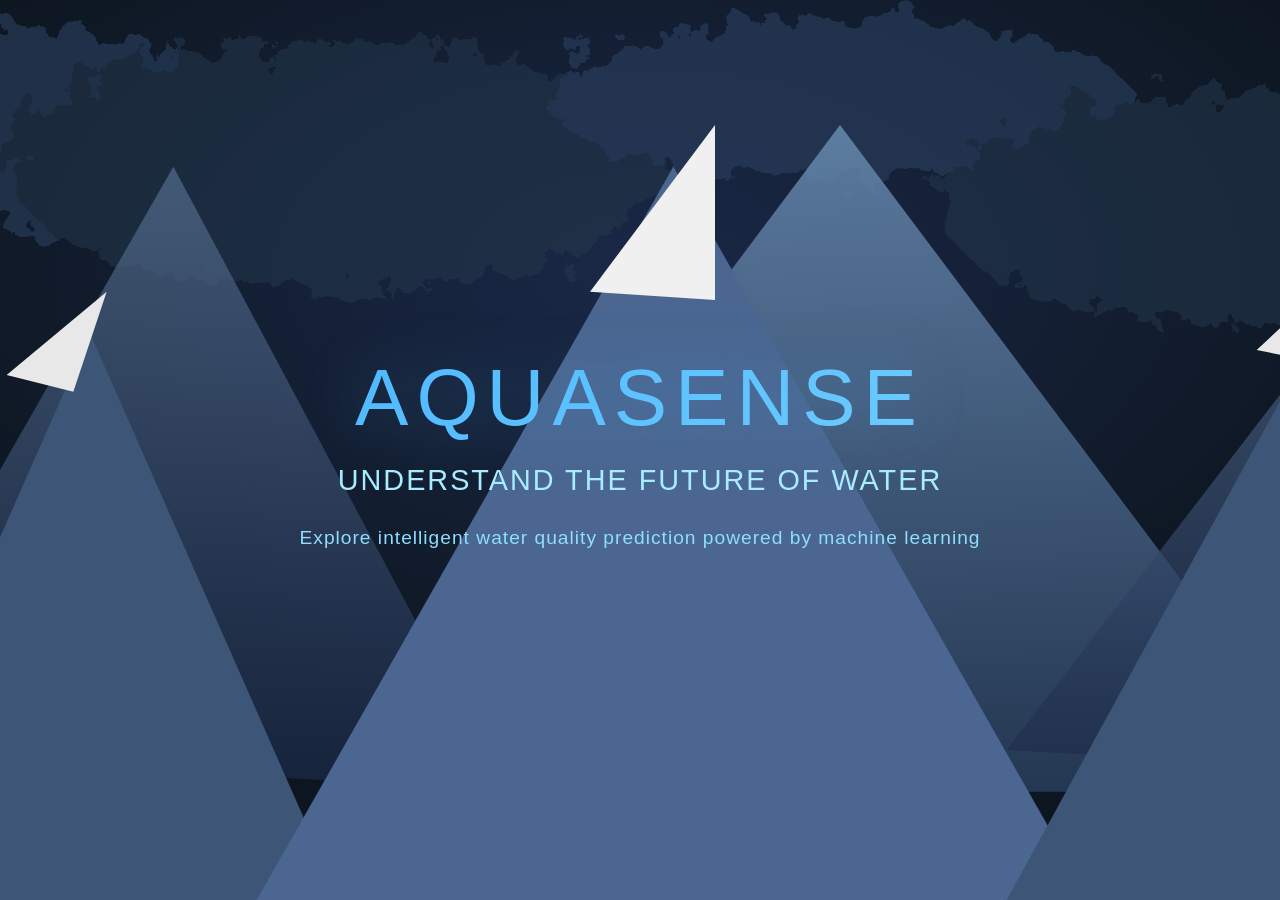
<file: frontend/index.html>
<!DOCTYPE html>
<html lang="en">
<head>
    <meta charset="UTF-8">
    <meta name="viewport" content="width=device-width, initial-scale=1.0">
    <title>AquaSense - Understand the Future of Water</title>
    <link rel="stylesheet" href="styles/main.css">
    <link rel="stylesheet" href="styles/animations.css">
</head>
<body>
    <div class="scroll-container">
        <!-- SECTION 1: Hero/Mountain Scene with Title -->
        <section class="hero-section" id="hero">
            <svg class="background-sky" viewBox="0 0 1920 1080" preserveAspectRatio="xMidYMid slice">
                <defs>
                    <radialGradient id="skyGradient" cx="50%" cy="30%">
                        <stop offset="0%" style="stop-color:#1a2847;stop-opacity:1" />
                        <stop offset="100%" style="stop-color:#0d1620;stop-opacity:1" />
                    </radialGradient>
                    <filter id="cloudFilter">
                        <feTurbulence type="fractalNoise" baseFrequency="0.03" numOctaves="4" seed="2" />
                        <feDisplacementMap in="SourceGraphic" scale="80" />
                    </filter>
                </defs>
                
                <!-- Sky Background -->
                <rect width="1920" height="1080" fill="url(#skyGradient)"/>
                
                <!-- Clouds -->
                <g filter="url(#cloudFilter)" opacity="0.6">
                    <ellipse cx="200" cy="150" rx="300" ry="120" fill="#2a3f5f"/>
                    <ellipse cx="600" cy="200" rx="400" ry="150" fill="#243448"/>
                    <ellipse cx="1200" cy="120" rx="350" ry="100" fill="#2a3f5f"/>
                    <ellipse cx="1700" cy="250" rx="380" ry="140" fill="#243448"/>
                </g>
                
                <!-- Mountains -->
                <defs>
                    <linearGradient id="mountainGradient1" x1="0%" y1="0%" x2="0%" y2="100%">
                        <stop offset="0%" style="stop-color:#546e8f;stop-opacity:1" />
                        <stop offset="100%" style="stop-color:#1a2847;stop-opacity:1" />
                    </linearGradient>
                    <linearGradient id="mountainGradient2" x1="0%" y1="0%" x2="0%" y2="100%">
                        <stop offset="0%" style="stop-color:#6b8fb5;stop-opacity:1" />
                        <stop offset="100%" style="stop-color:#2a3f5f;stop-opacity:1" />
                    </linearGradient>
                </defs>
                
                <!-- Back Mountains -->
                <polygon points="0,900 400,200 800,950" fill="url(#mountainGradient1)" opacity="0.7"/>
                <polygon points="600,950 1200,150 1800,950" fill="url(#mountainGradient2)" opacity="0.8"/>
                <polygon points="1400,900 1900,250 2300,950" fill="url(#mountainGradient1)" opacity="0.7"/>
                
                <!-- Front Mountains with Snow Caps -->
                <polygon points="0,1080 300,400 600,1080" fill="#3d5577"/>
                <polygon points="200,450 320,350 280,470" fill="#e8e8e8"/>
                
                <polygon points="500,1080 1000,200 1500,1080" fill="#4a6691"/>
                <polygon points="900,350 1050,150 1050,360" fill="#f0f0f0"/>
                
                <polygon points="1400,1080 1800,350 2200,1080" fill="#3d5577"/>
                <polygon points="1700,420 1850,280 1800,440" fill="#e8e8e8"/>
            </svg>
            
            <div class="hero-content">
                <h1 class="hero-title">AquaSense</h1>
                <p class="hero-tagline">Understand the Future of Water</p>
                <p class="hero-description">Explore intelligent water quality prediction powered by machine learning</p>
            </div>
        </section>

        <!-- SECTION 2: River Valley with Houses (Models) -->
        <section class="river-valley-section" id="models">
            <div class="valley-background">
                <svg class="valley-svg" viewBox="0 0 1920 1200" preserveAspectRatio="xMidYMid slice">
                    <defs>
                        <linearGradient id="valleyGradient" x1="0%" y1="0%" x2="0%" y2="100%">
                            <stop offset="0%" style="stop-color:#1a2847;stop-opacity:1" />
                            <stop offset="50%" style="stop-color:#2d4066;stop-opacity:1" />
                            <stop offset="100%" style="stop-color:#3d5577;stop-opacity:1" />
                        </linearGradient>
                        <linearGradient id="riverGradient" x1="0%" y1="0%" x2="100%" y2="0%">
                            <stop offset="0%" style="stop-color:#1e5a96;stop-opacity:0.9" />
                            <stop offset="50%" style="stop-color:#2a7fb5;stop-opacity:0.95" />
                            <stop offset="100%" style="stop-color:#1e5a96;stop-opacity:0.9" />
                        </linearGradient>
                    </defs>
                    
                    <rect width="1920" height="1200" fill="url(#valleyGradient)"/>
                    
                    <!-- Valley slopes -->
                    <polygon points="0,400 300,600 600,400" fill="#2a3f5f" opacity="0.5"/>
                    <polygon points="1320,400 1620,600 1920,400" fill="#2a3f5f" opacity="0.5"/>
                    
                    <!-- River curves -->
                    <path d="M 960,150 Q 800,350 960,550 Q 1100,750 800,950" 
                          stroke="url(#riverGradient)" stroke-width="120" fill="none" stroke-linecap="round"/>
                    
                    <!-- River shimmer effect -->
                    <path d="M 960,150 Q 800,350 960,550 Q 1100,750 800,950" 
                          stroke="#4db8ff" stroke-width="40" fill="none" stroke-linecap="round" opacity="0.3"/>
                    <path d="M 960,150 Q 800,350 960,550 Q 1100,750 800,950" 
                          stroke="#6eccff" stroke-width="15" fill="none" stroke-linecap="round" opacity="0.5"/>
                </svg>
            </div>
            
            <div class="models-container">
                <h2 class="section-title">Water Quality Prediction Models</h2>
                
                <!-- House/Model 1 (Left) -->
                <div class="house-button house-1" data-model="model_1">
                    <svg class="house-svg" viewBox="0 0 300 350" preserveAspectRatio="xMidYMid meet">
                        <defs>
                            <linearGradient id="houseGrad1" x1="0%" y1="0%" x2="0%" y2="100%">
                                <stop offset="0%" style="stop-color:#8b6f47;stop-opacity:1" />
                                <stop offset="100%" style="stop-color:#5d4e37;stop-opacity:1" />
                            </linearGradient>
                            <linearGradient id="roofGrad1" x1="0%" y1="0%" x2="100%" y2="100%">
                                <stop offset="0%" style="stop-color:#1a1a1a;stop-opacity:1" />
                                <stop offset="100%" style="stop-color:#404040;stop-opacity:1" />
                            </linearGradient>
                        </defs>
                        
                        <!-- Roof -->
                        <polygon points="50,90 150,20 250,90" fill="url(#roofGrad1)"/>
                        <polygon points="50,90 150,20 250,90" stroke="#0a0a0a" stroke-width="2" fill="none"/>
                        
                        <!-- Chimney -->
                        <rect x="130" y="10" width="40" height="80" fill="#6b5344" stroke="#3d2f25" stroke-width="2"/>
                        <ellipse cx="150" cy="10" rx="20" ry="12" fill="#4a3d34"/>
                        
                        <!-- Main walls -->
                        <rect x="50" y="90" width="200" height="180" fill="url(#houseGrad1)" stroke="#3d2f25" stroke-width="2"/>
                        
                        <!-- Door -->
                        <rect x="120" y="220" width="60" height="100" fill="#3d3d3d" stroke="#1a1a1a" stroke-width="2"/>
                        <circle cx="175" cy="275" r="4" fill="#c9a961"/>
                        
                        <!-- Left Window -->
                        <rect x="70" y="130" width="50" height="50" fill="#87ceeb" stroke="#2a2a2a" stroke-width="2"/>
                        <line x1="95" y1="130" x2="95" y2="180" stroke="#2a2a2a" stroke-width="1"/>
                        <line x1="70" y1="155" x2="120" y2="155" stroke="#2a2a2a" stroke-width="1"/>
                        
                        <!-- Right Window -->
                        <rect x="180" y="130" width="50" height="50" fill="#87ceeb" stroke="#2a2a2a" stroke-width="2"/>
                        <line x1="205" y1="130" x2="205" y2="180" stroke="#2a2a2a" stroke-width="1"/>
                        <line x1="180" y1="155" x2="230" y2="155" stroke="#2a2a2a" stroke-width="1"/>
                        
                        <!-- Foundation -->
                        <rect x="45" y="270" width="210" height="60" fill="#4a3d34" stroke="#2a2a2a" stroke-width="2"/>
                    </svg>
                    <div class="house-info">
                        <h3>Model 1</h3>
                        <p>Water Safety Classifier</p>
                    </div>
                </div>
                
                <!-- House/Model 2 (Right) -->
                <div class="house-button house-2" data-model="model_2">
                    <svg class="house-svg" viewBox="0 0 300 350" preserveAspectRatio="xMidYMid meet">
                        <defs>
                            <linearGradient id="houseGrad2" x1="0%" y1="0%" x2="0%" y2="100%">
                                <stop offset="0%" style="stop-color:#8b6f47;stop-opacity:1" />
                                <stop offset="100%" style="stop-color:#5d4e37;stop-opacity:1" />
                            </linearGradient>
                            <linearGradient id="roofGrad2" x1="0%" y1="0%" x2="100%" y2="100%">
                                <stop offset="0%" style="stop-color:#1a1a1a;stop-opacity:1" />
                                <stop offset="100%" style="stop-color:#404040;stop-opacity:1" />
                            </linearGradient>
                        </defs>
                        
                        <!-- Roof -->
                        <polygon points="50,90 150,20 250,90" fill="url(#roofGrad2)"/>
                        <polygon points="50,90 150,20 250,90" stroke="#0a0a0a" stroke-width="2" fill="none"/>
                        
                        <!-- Chimney -->
                        <rect x="130" y="10" width="40" height="80" fill="#6b5344" stroke="#3d2f25" stroke-width="2"/>
                        <ellipse cx="150" cy="10" rx="20" ry="12" fill="#4a3d34"/>
                        
                        <!-- Main walls -->
                        <rect x="50" y="90" width="200" height="180" fill="url(#houseGrad2)" stroke="#3d2f25" stroke-width="2"/>
                        
                        <!-- Door -->
                        <rect x="120" y="220" width="60" height="100" fill="#3d3d3d" stroke="#1a1a1a" stroke-width="2"/>
                        <circle cx="175" cy="275" r="4" fill="#c9a961"/>
                        
                        <!-- Left Window -->
                        <rect x="70" y="130" width="50" height="50" fill="#87ceeb" stroke="#2a2a2a" stroke-width="2"/>
                        <line x1="95" y1="130" x2="95" y2="180" stroke="#2a2a2a" stroke-width="1"/>
                        <line x1="70" y1="155" x2="120" y2="155" stroke="#2a2a2a" stroke-width="1"/>
                        
                        <!-- Right Window -->
                        <rect x="180" y="130" width="50" height="50" fill="#87ceeb" stroke="#2a2a2a" stroke-width="2"/>
                        <line x1="205" y1="130" x2="205" y2="180" stroke="#2a2a2a" stroke-width="1"/>
                        <line x1="180" y1="155" x2="230" y2="155" stroke="#2a2a2a" stroke-width="1"/>
                        
                        <!-- Foundation -->
                        <rect x="45" y="270" width="210" height="60" fill="#4a3d34" stroke="#2a2a2a" stroke-width="2"/>
                    </svg>
                    <div class="house-info">
                        <h3>Model 2</h3>
                        <p>Water Quality Scorer</p>
                    </div>
                </div>
            </div>
        </section>

        <!-- SECTION 3: River Continues to Beach -->
        <section class="river-beach-section" id="transition">
            <svg class="transition-svg" viewBox="0 0 1920 1200" preserveAspectRatio="xMidYMid slice">
                <defs>
                    <linearGradient id="beachGradient" x1="0%" y1="0%" x2="0%" y2="100%">
                        <stop offset="0%" style="stop-color:#4a5f7f;stop-opacity:1" />
                        <stop offset="50%" style="stop-color:#6b8b5f;stop-opacity:1" />
                        <stop offset="100%" style="stop-color:#8b9070;stop-opacity:1" />
                    </linearGradient>
                    <linearGradient id="sandGradient" x1="0%" y1="0%" x2="0%" y2="100%">
                        <stop offset="0%" style="stop-color:#d4a574;stop-opacity:1" />
                        <stop offset="100%" style="stop-color:#c9964f;stop-opacity:1" />
                    </linearGradient>
                    <linearGradient id="oceanGradient" x1="0%" y1="0%" x2="0%" y2="100%">
                        <stop offset="0%" style="stop-color:#2a5a7a;stop-opacity:1" />
                        <stop offset="100%" style="stop-color:#1a3a5a;stop-opacity:1" />
                    </linearGradient>
                </defs>
                
                <!-- Sky -->
                <rect width="1920" height="400" fill="url(#beachGradient)"/>
                
                <!-- Sand -->
                <rect y="400" width="1920" height="400" fill="url(#sandGradient)"/>
                
                <!-- Ocean -->
                <rect y="800" width="1920" height="400" fill="url(#oceanGradient)"/>
                
                <!-- River flowing to beach -->
                <path d="M 800,0 Q 900,200 950,400 Q 1000,500 960,700" 
                      stroke="#1e5a96" stroke-width="100" fill="none" stroke-linecap="round"/>
                
                <!-- River shimmer -->
                <path d="M 800,0 Q 900,200 950,400 Q 1000,500 960,700" 
                      stroke="#4db8ff" stroke-width="30" fill="none" stroke-linecap="round" opacity="0.4"/>
                
                <!-- Ocean waves -->
                <g opacity="0.7">
                    <path d="M -100,800 Q 0,850 100,800 T 300,800 T 500,800 T 700,800 T 900,800 T 1100,800 T 1300,800 T 1500,800 T 1700,800 T 1900,800 T 2100,800" 
                          stroke="#3a7aaa" stroke-width="20" fill="none" stroke-linecap="round"/>
                    <path d="M -100,900 Q 0,950 100,900 T 300,900 T 500,900 T 700,900 T 900,900 T 1100,900 T 1300,900 T 1500,900 T 1700,900 T 1900,900 T 2100,900" 
                          stroke="#2a6a9a" stroke-width="20" fill="none" stroke-linecap="round"/>
                    <path d="M -100,1000 Q 0,1050 100,1000 T 300,1000 T 500,1000 T 700,1000 T 900,1000 T 1100,1000 T 1300,1000 T 1500,1000 T 1700,1000 T 1900,1000 T 2100,1000" 
                          stroke="#1a5a8a" stroke-width="20" fill="none" stroke-linecap="round"/>
                </g>
            </svg>
            
            <div class="section-content">
                <h2 class="section-title">Data Flow to Ocean of Insights</h2>
                <p class="section-description">Watch as water quality data flows from multiple models through the prediction pipeline, merging into comprehensive marine insights</p>
            </div>
        </section>

        <!-- SECTION 4: Ocean & Analytics -->
        <section class="ocean-section" id="analytics">
            <svg class="ocean-svg" viewBox="0 0 1920 1200" preserveAspectRatio="xMidYMid slice">
                <defs>
                    <radialGradient id="oceanDeepGradient" cx="50%" cy="50%">
                        <stop offset="0%" style="stop-color:#4a8abc;stop-opacity:0.9" />
                        <stop offset="100%" style="stop-color:#1a3a5a;stop-opacity:1" />
                    </radialGradient>
                </defs>
                
                <rect width="1920" height="1200" fill="url(#oceanDeepGradient)"/>
                
                <!-- Wave animations -->
                <g class="waves" opacity="0.5">
                    <path d="M 0,600 Q 240,550 480,600 T 960,600 T 1440,600 T 1920,600" 
                          stroke="#5a9acc" stroke-width="30" fill="none" stroke-linecap="round"/>
                    <path d="M 0,700 Q 240,650 480,700 T 960,700 T 1440,700 T 1920,700" 
                          stroke="#4a8abc" stroke-width="30" fill="none" stroke-linecap="round"/>
                    <path d="M 0,800 Q 240,750 480,800 T 960,800 T 1440,800 T 1920,800" 
                          stroke="#3a7aac" stroke-width="30" fill="none" stroke-linecap="round"/>
                </g>
            </svg>
            
            <div class="ocean-content">
                <h2 class="section-title">Real-Time Water Intelligence</h2>
                <div class="analytics-grid">
                    <div class="analytics-card">
                        <div class="card-icon">
                            <svg viewBox="0 0 100 100" preserveAspectRatio="xMidYMid meet">
                                <circle cx="50" cy="50" r="40" fill="none" stroke="#4db8ff" stroke-width="3"/>
                                <path d="M 50,20 L 50,80 M 20,50 L 80,50" stroke="#4db8ff" stroke-width="2" stroke-linecap="round"/>
                            </svg>
                        </div>
                        <h3>pH Level Prediction</h3>
                        <p>Advanced acid-base balance analysis</p>
                    </div>
                    
                    <div class="analytics-card">
                        <div class="card-icon">
                            <svg viewBox="0 0 100 100" preserveAspectRatio="xMidYMid meet">
                                <rect x="20" y="30" width="60" height="50" fill="none" stroke="#6eccff" stroke-width="3"/>
                                <line x1="35" y1="65" x2="35" y2="50" stroke="#6eccff" stroke-width="2"/>
                                <line x1="50" y1="65" x2="50" y2="35" stroke="#6eccff" stroke-width="2"/>
                                <line x1="65" y1="65" x2="65" y2="45" stroke="#6eccff" stroke-width="2"/>
                            </svg>
                        </div>
                        <h3>Contamination Detection</h3>
                        <p>Real-time pollutant identification</p>
                    </div>
                    
                    <div class="analytics-card">
                        <div class="card-icon">
                            <svg viewBox="0 0 100 100" preserveAspectRatio="xMidYMid meet">
                                <path d="M 20,70 L 40,40 L 60,55 L 80,25" fill="none" stroke="#8fddff" stroke-width="3" stroke-linecap="round"/>
                                <circle cx="20" cy="70" r="4" fill="#8fddff"/>
                                <circle cx="40" cy="40" r="4" fill="#8fddff"/>
                                <circle cx="60" cy="55" r="4" fill="#8fddff"/>
                                <circle cx="80" cy="25" r="4" fill="#8fddff"/>
                            </svg>
                        </div>
                        <h3>Quality Trends</h3>
                        <p>Long-term pattern analysis</p>
                    </div>
                    
                    <div class="analytics-card">
                        <div class="card-icon">
                            <svg viewBox="0 0 100 100" preserveAspectRatio="xMidYMid meet">
                                <circle cx="50" cy="50" r="35" fill="none" stroke="#a8edff" stroke-width="3"/>
                                <path d="M 50,50 L 65,35" stroke="#a8edff" stroke-width="2" stroke-linecap="round"/>
                                <circle cx="50" cy="50" r="3" fill="#a8edff"/>
                            </svg>
                        </div>
                        <h3>Risk Assessment</h3>
                        <p>Safety threshold evaluation</p>
                    </div>
                </div>
            </div>
        </section>

        <!-- SECTION 5: Call to Action / Bottom -->
        <section class="cta-section" id="cta">
            <svg class="deep-ocean-svg" viewBox="0 0 1920 800" preserveAspectRatio="xMidYMid slice">
                <defs>
                    <radialGradient id="deepOcean" cx="50%" cy="30%">
                        <stop offset="0%" style="stop-color:#2a5a7a;stop-opacity:1" />
                        <stop offset="100%" style="stop-color:#0a1a3a;stop-opacity:1" />
                    </radialGradient>
                </defs>
                
                <rect width="1920" height="800" fill="url(#deepOcean)"/>
                
                <!-- Deep ocean particles -->
                <g opacity="0.3">
                    <circle cx="300" cy="200" r="3" fill="#4db8ff"/>
                    <circle cx="800" cy="400" r="2" fill="#6eccff"/>
                    <circle cx="1200" cy="150" r="2.5" fill="#4db8ff"/>
                    <circle cx="1600" cy="350" r="3" fill="#6eccff"/>
                    <circle cx="500" cy="600" r="2" fill="#4db8ff"/>
                    <circle cx="1400" cy="700" r="2.5" fill="#6eccff"/>
                </g>
            </svg>
            
            <div class="cta-content">
                <h2>Ready to Understand Water's Future?</h2>
                <p>Start exploring real-time water quality predictions powered by advanced machine learning</p>
                <button class="cta-button" onclick="navigateToDashboard()">Explore Models</button>
                <button class="cta-button secondary" onclick="navigateToDocumentation()">View Documentation</button>
            </div>
        </section>
    </div>

    <script src="scripts/main.js"></script>
</body>
</html>
</file>
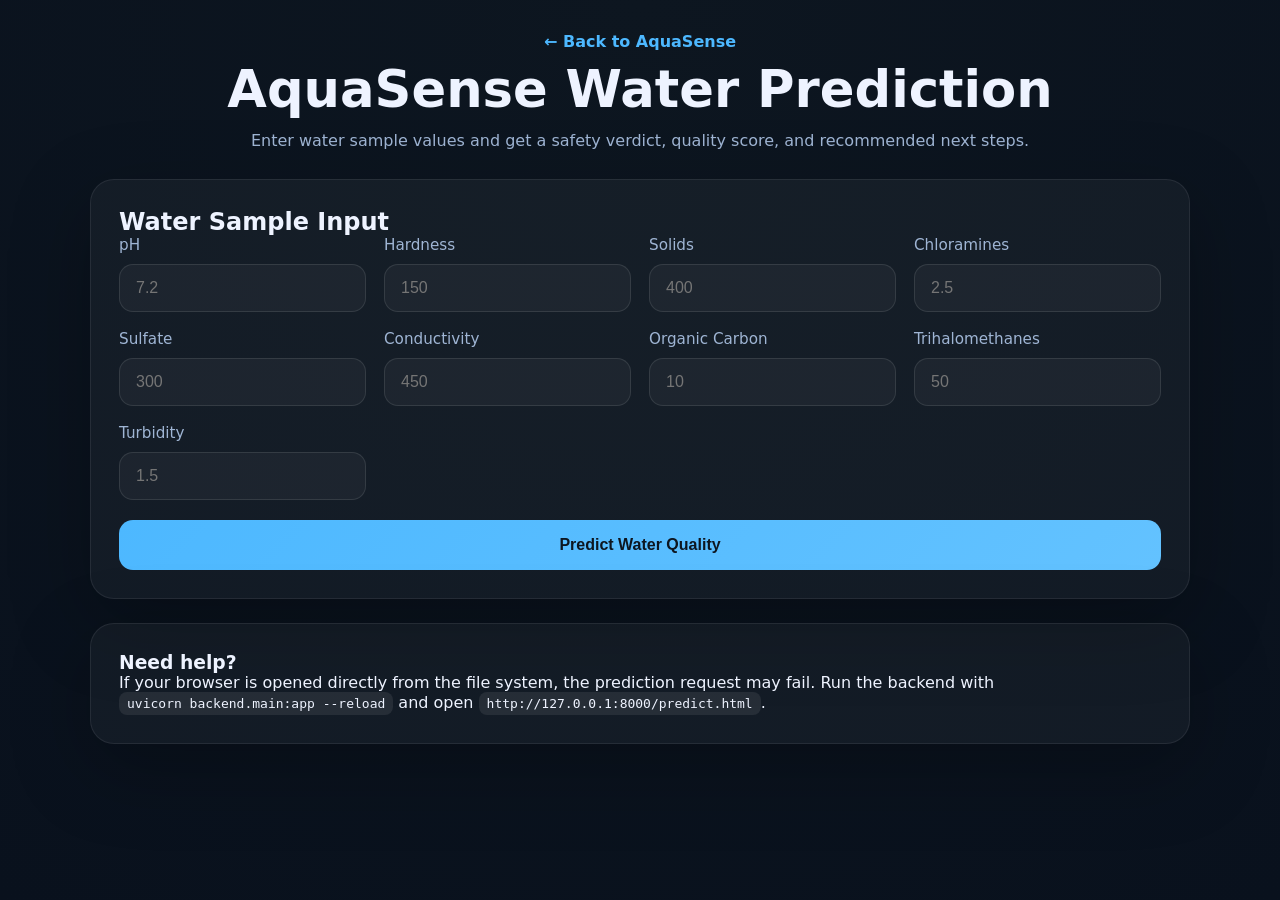
<file: frontend/predict.html>
<!DOCTYPE html>
<html lang="en">
<head>
    <meta charset="UTF-8">
    <meta name="viewport" content="width=device-width, initial-scale=1.0">
    <title>AquaSense Prediction</title>
    <link rel="stylesheet" href="styles/main.css">
    <link rel="stylesheet" href="styles/predict.css">
</head>
<body>
    <div class="predict-shell">
        <header class="predict-header">
            <a class="back-link" href="index.html">← Back to AquaSense</a>
            <h1>AquaSense Water Prediction</h1>
            <p>Enter water sample values and get a safety verdict, quality score, and recommended next steps.</p>
        </header>

        <main class="predict-main">
            <section class="predict-form-card">
                <h2>Water Sample Input</h2>
                <form id="waterForm">
                    <div class="input-grid">
                        <label>
                            pH
                            <input type="number" step="0.1" min="0" max="14" name="ph" required placeholder="7.2">
                        </label>
                        <label>
                            Hardness
                            <input type="number" step="1" min="0" name="Hardness" required placeholder="150">
                        </label>
                        <label>
                            Solids
                            <input type="number" step="1" min="0" name="Solids" required placeholder="400">
                        </label>
                        <label>
                            Chloramines
                            <input type="number" step="0.1" min="0" name="Chloramines" required placeholder="2.5">
                        </label>
                        <label>
                            Sulfate
                            <input type="number" step="1" min="0" name="Sulfate" required placeholder="300">
                        </label>
                        <label>
                            Conductivity
                            <input type="number" step="1" min="0" name="Conductivity" required placeholder="450">
                        </label>
                        <label>
                            Organic Carbon
                            <input type="number" step="0.1" min="0" name="Organic_carbon" required placeholder="10">
                        </label>
                        <label>
                            Trihalomethanes
                            <input type="number" step="0.1" min="0" name="Trihalomethanes" required placeholder="50">
                        </label>
                        <label>
                            Turbidity
                            <input type="number" step="0.1" min="0" name="Turbidity" required placeholder="1.5">
                        </label>
                    </div>
                    <button type="submit" class="predict-button">Predict Water Quality</button>
                </form>
            </section>

            <section class="predict-result-card" id="resultCard" hidden>
                <h2>Prediction Result</h2>
                <div class="result-grid">
                    <div class="result-panel">
                        <span class="label">Safety</span>
                        <strong id="resultSafety"></strong>
                        <span id="resultProbability" class="meta"></span>
                    </div>
                    <div class="result-panel">
                        <span class="label">Quality Score</span>
                        <strong id="resultScore"></strong>
                    </div>
                    <div class="result-panel">
                        <span class="label">Water Profile</span>
                        <strong id="resultProfile"></strong>
                    </div>
                    <div class="result-panel full-width">
                        <span class="label">Recommendation</span>
                        <p id="resultRecommendation"></p>
                    </div>
                    <div class="result-panel full-width">
                        <span class="label">Explanation</span>
                        <ul id="resultExplanation"></ul>
                    </div>
                </div>
            </section>

            <section class="predict-note-card">
                <h3>Need help?</h3>
                <p>If your browser is opened directly from the file system, the prediction request may fail. Run the backend with <code>uvicorn backend.main:app --reload</code> and open <code>http://127.0.0.1:8000/predict.html</code>.</p>
            </section>
        </main>
    </div>

    <script src="scripts/predict.js"></script>
</body>
</html>
</file>
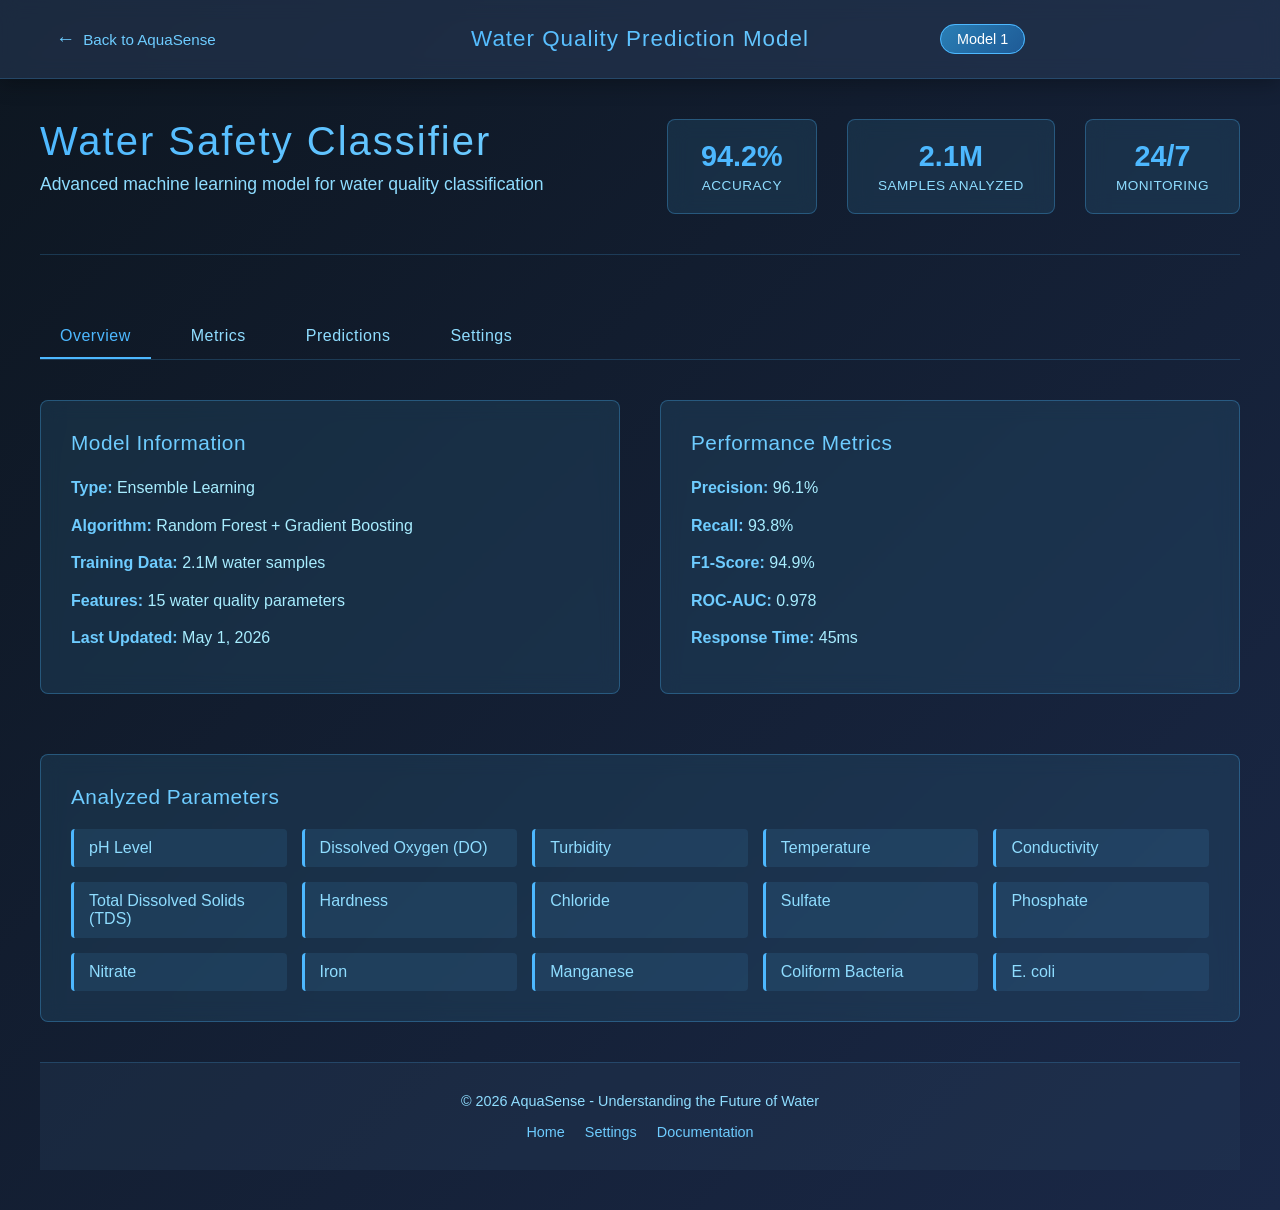
<file: frontend/models/model_1/dashboard.html>
<!DOCTYPE html>
<html lang="en">
<head>
    <meta charset="UTF-8">
    <meta name="viewport" content="width=device-width, initial-scale=1.0">
    <title>Model Dashboard - AquaSense</title>
    <link rel="stylesheet" href="../../styles/dashboard.css">
</head>
<body>
    <div class="dashboard-container">
        <!-- Navigation -->
        <nav class="dashboard-nav">
            <div class="nav-left">
                <a href="../../index.html" class="back-button">
                    <span class="arrow">←</span> Back to AquaSense
                </a>
            </div>
            <div class="nav-center">
                <h1 class="nav-title">Water Quality Prediction Model</h1>
            </div>
            <div class="nav-right">
                <span class="model-badge" id="modelBadge">Model 1</span>
            </div>
        </nav>

        <!-- Main Content -->
        <main class="dashboard-main">
            <!-- Header Section -->
            <section class="dashboard-header">
                <div class="header-content">
                    <h2 id="modelTitle">Water Safety Classifier</h2>
                    <p id="modelDescription">Advanced machine learning model for water quality classification</p>
                </div>
                <div class="header-stats">
                    <div class="stat-card">
                        <div class="stat-value">94.2%</div>
                        <div class="stat-label">Accuracy</div>
                    </div>
                    <div class="stat-card">
                        <div class="stat-value">2.1M</div>
                        <div class="stat-label">Samples Analyzed</div>
                    </div>
                    <div class="stat-card">
                        <div class="stat-value">24/7</div>
                        <div class="stat-label">Monitoring</div>
                    </div>
                </div>
            </section>

            <!-- Tabs Section -->
            <section class="dashboard-tabs">
                <div class="tab-buttons">
                    <button class="tab-button active" data-tab="overview">Overview</button>
                    <button class="tab-button" data-tab="metrics">Metrics</button>
                    <button class="tab-button" data-tab="predictions">Predictions</button>
                    <button class="tab-button" data-tab="settings">Settings</button>
                </div>

                <!-- Tab Content: Overview -->
                <div class="tab-content active" id="overview">
                    <div class="content-grid">
                        <div class="info-card">
                            <h3>Model Information</h3>
                            <p><strong>Type:</strong> Ensemble Learning</p>
                            <p><strong>Algorithm:</strong> Random Forest + Gradient Boosting</p>
                            <p><strong>Training Data:</strong> 2.1M water samples</p>
                            <p><strong>Features:</strong> 15 water quality parameters</p>
                            <p><strong>Last Updated:</strong> May 1, 2026</p>
                        </div>

                        <div class="info-card">
                            <h3>Performance Metrics</h3>
                            <p><strong>Precision:</strong> 96.1%</p>
                            <p><strong>Recall:</strong> 93.8%</p>
                            <p><strong>F1-Score:</strong> 94.9%</p>
                            <p><strong>ROC-AUC:</strong> 0.978</p>
                            <p><strong>Response Time:</strong> 45ms</p>
                        </div>
                    </div>

                    <div class="features-list">
                        <h3>Analyzed Parameters</h3>
                        <ul>
                            <li>pH Level</li>
                            <li>Dissolved Oxygen (DO)</li>
                            <li>Turbidity</li>
                            <li>Temperature</li>
                            <li>Conductivity</li>
                            <li>Total Dissolved Solids (TDS)</li>
                            <li>Hardness</li>
                            <li>Chloride</li>
                            <li>Sulfate</li>
                            <li>Phosphate</li>
                            <li>Nitrate</li>
                            <li>Iron</li>
                            <li>Manganese</li>
                            <li>Coliform Bacteria</li>
                            <li>E. coli</li>
                        </ul>
                    </div>
                </div>

                <!-- Tab Content: Metrics -->
                <div class="tab-content" id="metrics">
                    <div class="metrics-grid">
                        <div class="metric-card">
                            <div class="metric-title">Classification Distribution</div>
                            <div class="metric-placeholder">
                                <canvas id="distributionChart"></canvas>
                            </div>
                        </div>

                        <div class="metric-card">
                            <div class="metric-title">Feature Importance</div>
                            <div class="metric-placeholder">
                                <canvas id="importanceChart"></canvas>
                            </div>
                        </div>

                        <div class="metric-card">
                            <div class="metric-title">Confusion Matrix</div>
                            <div class="metric-placeholder">
                                <canvas id="confusionChart"></canvas>
                            </div>
                        </div>

                        <div class="metric-card">
                            <div class="metric-title">Model Performance Over Time</div>
                            <div class="metric-placeholder">
                                <canvas id="performanceChart"></canvas>
                            </div>
                        </div>
                    </div>
                </div>

                <!-- Tab Content: Predictions -->
                <div class="tab-content" id="predictions">
                    <div class="prediction-input">
                        <h3>Test Prediction</h3>
                        <form id="predictionForm">
                            <div class="form-grid">
                                <div class="form-group">
                                    <label for="ph">pH Level (0-14)</label>
                                    <input type="number" id="ph" name="ph" min="0" max="14" step="0.1" placeholder="7.0">
                                </div>
                                <div class="form-group">
                                    <label for="do">Dissolved Oxygen (mg/L)</label>
                                    <input type="number" id="do" name="do" min="0" step="0.1" placeholder="8.0">
                                </div>
                                <div class="form-group">
                                    <label for="temperature">Temperature (°C)</label>
                                    <input type="number" id="temperature" name="temperature" min="-5" max="50" step="0.1" placeholder="20">
                                </div>
                                <div class="form-group">
                                    <label for="turbidity">Turbidity (NTU)</label>
                                    <input type="number" id="turbidity" name="turbidity" min="0" step="0.1" placeholder="1.0">
                                </div>
                            </div>
                            <button type="submit" class="predict-button">Get Prediction</button>
                        </form>
                    </div>

                    <div class="prediction-result" id="predictionResult" style="display: none;">
                        <h3>Prediction Result</h3>
                        <div class="result-box">
                            <div class="result-status" id="resultStatus">Safe</div>
                            <div class="result-confidence">
                                <strong>Confidence:</strong> <span id="resultConfidence">0%</span>
                            </div>
                            <div class="result-details" id="resultDetails"></div>
                        </div>
                    </div>
                </div>

                <!-- Tab Content: Settings -->
                <div class="tab-content" id="settings">
                    <div class="settings-grid">
                        <div class="setting-card">
                            <h3>Model Configuration</h3>
                            <div class="setting-item">
                                <label for="threshold">Confidence Threshold</label>
                                <input type="range" id="threshold" min="0.5" max="0.99" step="0.01" value="0.75">
                                <span id="thresholdValue">75%</span>
                            </div>
                            <div class="setting-item">
                                <label for="updateFreq">Update Frequency</label>
                                <select id="updateFreq">
                                    <option value="hourly">Every Hour</option>
                                    <option value="daily" selected>Daily</option>
                                    <option value="weekly">Weekly</option>
                                </select>
                            </div>
                        </div>

                        <div class="setting-card">
                            <h3>Alert Settings</h3>
                            <div class="setting-item">
                                <label for="alertEmail">Email Alerts</label>
                                <input type="email" id="alertEmail" placeholder="your@email.com">
                            </div>
                            <div class="setting-item">
                                <label for="alertThreshold">Alert Threshold</label>
                                <select id="alertThreshold">
                                    <option value="critical">Critical Only</option>
                                    <option value="warning" selected>Warning & Critical</option>
                                    <option value="all">All Changes</option>
                                </select>
                            </div>
                        </div>
                    </div>
                </div>
            </section>

            <!-- Footer -->
            <footer class="dashboard-footer">
                <p>&copy; 2026 AquaSense - Understanding the Future of Water</p>
                <div class="footer-links">
                    <a href="../../index.html">Home</a>
                    <a href="#settings">Settings</a>
                    <a href="https://docs.aquasense.local">Documentation</a>
                </div>
            </footer>
        </main>
    </div>

    <script src="../../scripts/dashboard.js"></script>
</body>
</html>
</file>
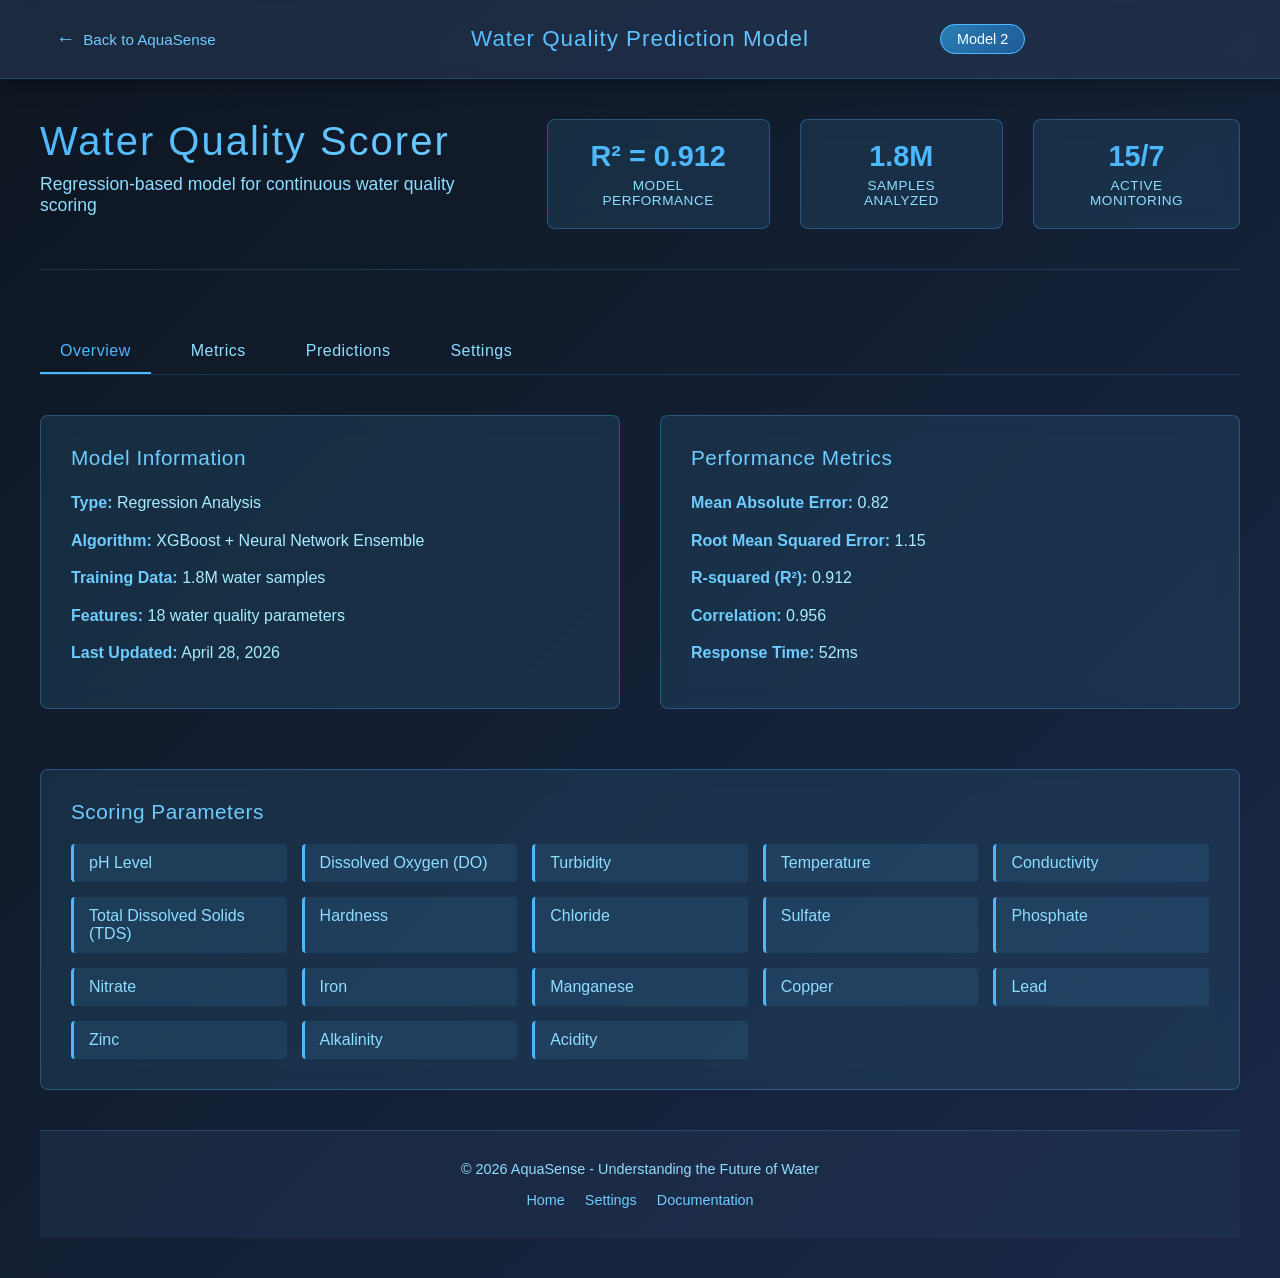
<file: frontend/models/model_2/dashboard.html>
<!DOCTYPE html>
<html lang="en">
<head>
    <meta charset="UTF-8">
    <meta name="viewport" content="width=device-width, initial-scale=1.0">
    <title>Model 2 Dashboard - AquaSense</title>
    <link rel="stylesheet" href="../../styles/dashboard.css">
</head>
<body>
    <div class="dashboard-container">
        <!-- Navigation -->
        <nav class="dashboard-nav">
            <div class="nav-left">
                <a href="../../index.html" class="back-button">
                    <span class="arrow">←</span> Back to AquaSense
                </a>
            </div>
            <div class="nav-center">
                <h1 class="nav-title">Water Quality Prediction Model</h1>
            </div>
            <div class="nav-right">
                <span class="model-badge" id="modelBadge">Model 2</span>
            </div>
        </nav>

        <!-- Main Content -->
        <main class="dashboard-main">
            <!-- Header Section -->
            <section class="dashboard-header">
                <div class="header-content">
                    <h2 id="modelTitle">Water Quality Scorer</h2>
                    <p id="modelDescription">Regression-based model for continuous water quality scoring</p>
                </div>
                <div class="header-stats">
                    <div class="stat-card">
                        <div class="stat-value">R² = 0.912</div>
                        <div class="stat-label">Model Performance</div>
                    </div>
                    <div class="stat-card">
                        <div class="stat-value">1.8M</div>
                        <div class="stat-label">Samples Analyzed</div>
                    </div>
                    <div class="stat-card">
                        <div class="stat-value">15/7</div>
                        <div class="stat-label">Active Monitoring</div>
                    </div>
                </div>
            </section>

            <!-- Tabs Section -->
            <section class="dashboard-tabs">
                <div class="tab-buttons">
                    <button class="tab-button active" data-tab="overview">Overview</button>
                    <button class="tab-button" data-tab="metrics">Metrics</button>
                    <button class="tab-button" data-tab="predictions">Predictions</button>
                    <button class="tab-button" data-tab="settings">Settings</button>
                </div>

                <!-- Tab Content: Overview -->
                <div class="tab-content active" id="overview">
                    <div class="content-grid">
                        <div class="info-card">
                            <h3>Model Information</h3>
                            <p><strong>Type:</strong> Regression Analysis</p>
                            <p><strong>Algorithm:</strong> XGBoost + Neural Network Ensemble</p>
                            <p><strong>Training Data:</strong> 1.8M water samples</p>
                            <p><strong>Features:</strong> 18 water quality parameters</p>
                            <p><strong>Last Updated:</strong> April 28, 2026</p>
                        </div>

                        <div class="info-card">
                            <h3>Performance Metrics</h3>
                            <p><strong>Mean Absolute Error:</strong> 0.82</p>
                            <p><strong>Root Mean Squared Error:</strong> 1.15</p>
                            <p><strong>R-squared (R²):</strong> 0.912</p>
                            <p><strong>Correlation:</strong> 0.956</p>
                            <p><strong>Response Time:</strong> 52ms</p>
                        </div>
                    </div>

                    <div class="features-list">
                        <h3>Scoring Parameters</h3>
                        <ul>
                            <li>pH Level</li>
                            <li>Dissolved Oxygen (DO)</li>
                            <li>Turbidity</li>
                            <li>Temperature</li>
                            <li>Conductivity</li>
                            <li>Total Dissolved Solids (TDS)</li>
                            <li>Hardness</li>
                            <li>Chloride</li>
                            <li>Sulfate</li>
                            <li>Phosphate</li>
                            <li>Nitrate</li>
                            <li>Iron</li>
                            <li>Manganese</li>
                            <li>Copper</li>
                            <li>Lead</li>
                            <li>Zinc</li>
                            <li>Alkalinity</li>
                            <li>Acidity</li>
                        </ul>
                    </div>
                </div>

                <!-- Tab Content: Metrics -->
                <div class="tab-content" id="metrics">
                    <div class="metrics-grid">
                        <div class="metric-card">
                            <div class="metric-title">Score Distribution</div>
                            <div class="metric-placeholder">
                                <canvas id="distributionChart"></canvas>
                            </div>
                        </div>

                        <div class="metric-card">
                            <div class="metric-title">Feature Importance</div>
                            <div class="metric-placeholder">
                                <canvas id="importanceChart"></canvas>
                            </div>
                        </div>

                        <div class="metric-card">
                            <div class="metric-title">Prediction vs Actual</div>
                            <div class="metric-placeholder">
                                <canvas id="predictionChart"></canvas>
                            </div>
                        </div>

                        <div class="metric-card">
                            <div class="metric-title">Residual Analysis</div>
                            <div class="metric-placeholder">
                                <canvas id="residualChart"></canvas>
                            </div>
                        </div>
                    </div>
                </div>

                <!-- Tab Content: Predictions -->
                <div class="tab-content" id="predictions">
                    <div class="prediction-input">
                        <h3>Score Prediction</h3>
                        <form id="predictionForm">
                            <div class="form-grid">
                                <div class="form-group">
                                    <label for="ph">pH Level (0-14)</label>
                                    <input type="number" id="ph" name="ph" min="0" max="14" step="0.1" placeholder="7.0">
                                </div>
                                <div class="form-group">
                                    <label for="do">Dissolved Oxygen (mg/L)</label>
                                    <input type="number" id="do" name="do" min="0" step="0.1" placeholder="8.0">
                                </div>
                                <div class="form-group">
                                    <label for="temperature">Temperature (°C)</label>
                                    <input type="number" id="temperature" name="temperature" min="-5" max="50" step="0.1" placeholder="20">
                                </div>
                                <div class="form-group">
                                    <label for="conductivity">Conductivity (µS/cm)</label>
                                    <input type="number" id="conductivity" name="conductivity" min="0" step="1" placeholder="500">
                                </div>
                                <div class="form-group">
                                    <label for="turbidity">Turbidity (NTU)</label>
                                    <input type="number" id="turbidity" name="turbidity" min="0" step="0.1" placeholder="1.0">
                                </div>
                                <div class="form-group">
                                    <label for="tds">Total Dissolved Solids (mg/L)</label>
                                    <input type="number" id="tds" name="tds" min="0" step="1" placeholder="250">
                                </div>
                            </div>
                            <button type="submit" class="predict-button">Calculate Score</button>
                        </form>
                    </div>

                    <div class="prediction-result" id="predictionResult" style="display: none;">
                        <h3>Calculated Quality Score</h3>
                        <div class="result-box">
                            <div class="result-score" id="resultScore">0.0</div>
                            <div class="score-scale">
                                <div class="scale-item">
                                    <span class="scale-label">Poor</span>
                                    <span class="scale-value">0.0</span>
                                </div>
                                <div class="scale-item">
                                    <span class="scale-label">Fair</span>
                                    <span class="scale-value">2.5</span>
                                </div>
                                <div class="scale-item">
                                    <span class="scale-label">Good</span>
                                    <span class="scale-value">5.0</span>
                                </div>
                                <div class="scale-item">
                                    <span class="scale-label">Excellent</span>
                                    <span class="scale-value">7.5-10.0</span>
                                </div>
                            </div>
                            <div class="result-details" id="resultDetails"></div>
                        </div>
                    </div>
                </div>

                <!-- Tab Content: Settings -->
                <div class="tab-content" id="settings">
                    <div class="settings-grid">
                        <div class="setting-card">
                            <h3>Scoring Configuration</h3>
                            <div class="setting-item">
                                <label for="scalingMethod">Scaling Method</label>
                                <select id="scalingMethod">
                                    <option value="linear" selected>Linear (0-10)</option>
                                    <option value="logarithmic">Logarithmic</option>
                                    <option value="weighted">Weighted Average</option>
                                </select>
                            </div>
                            <div class="setting-item">
                                <label for="updateFreq">Update Frequency</label>
                                <select id="updateFreq">
                                    <option value="hourly" selected>Every Hour</option>
                                    <option value="daily">Daily</option>
                                    <option value="weekly">Weekly</option>
                                </select>
                            </div>
                        </div>

                        <div class="setting-card">
                            <h3>Quality Thresholds</h3>
                            <div class="setting-item">
                                <label for="poorThreshold">Poor Threshold</label>
                                <input type="number" id="poorThreshold" min="0" max="10" step="0.1" value="2.5">
                            </div>
                            <div class="setting-item">
                                <label for="fairThreshold">Fair Threshold</label>
                                <input type="number" id="fairThreshold" min="0" max="10" step="0.1" value="5.0">
                            </div>
                            <div class="setting-item">
                                <label for="goodThreshold">Good Threshold</label>
                                <input type="number" id="goodThreshold" min="0" max="10" step="0.1" value="7.5">
                            </div>
                        </div>
                    </div>
                </div>
            </section>

            <!-- Footer -->
            <footer class="dashboard-footer">
                <p>&copy; 2026 AquaSense - Understanding the Future of Water</p>
                <div class="footer-links">
                    <a href="../../index.html">Home</a>
                    <a href="#settings">Settings</a>
                    <a href="https://docs.aquasense.local">Documentation</a>
                </div>
            </footer>
        </main>
    </div>

    <script src="../../scripts/dashboard.js"></script>
</body>
</html>
</file>
<file: frontend/styles/main.css>
* {
    margin: 0;
    padding: 0;
    box-sizing: border-box;
}

html {
    scroll-behavior: smooth;
}

body {
    font-family: 'Segoe UI', Tahoma, Geneva, Verdana, sans-serif;
    background-color: #0d1620;
    color: #e0e0e0;
    overflow-x: hidden;
}

.scroll-container {
    scroll-snap-type: y mandatory;
    overflow-y: scroll;
    height: 100vh;
}

/* ===== HERO SECTION ===== */
.hero-section {
    scroll-snap-align: start;
    scroll-snap-stop: always;
    min-height: 100vh;
    position: relative;
    display: flex;
    align-items: center;
    justify-content: center;
    overflow: hidden;
}

.background-sky {
    position: absolute;
    top: 0;
    left: 0;
    width: 100%;
    height: 100%;
    z-index: 1;
}

.hero-content {
    position: relative;
    z-index: 10;
    text-align: center;
    animation: fadeInDown 1s ease-out 0.3s both;
}

.hero-title {
    font-size: 5rem;
    font-weight: 300;
    letter-spacing: 8px;
    margin-bottom: 20px;
    text-transform: uppercase;
    background: linear-gradient(135deg, #4db8ff, #6eccff);
    -webkit-background-clip: text;
    -webkit-text-fill-color: transparent;
    background-clip: text;
    filter: drop-shadow(0 0 30px rgba(77, 184, 255, 0.3));
}

.hero-tagline {
    font-size: 1.8rem;
    font-weight: 300;
    letter-spacing: 2px;
    margin-bottom: 30px;
    color: #a8edff;
    text-transform: uppercase;
}

.hero-description {
    font-size: 1.2rem;
    color: #8fddff;
    font-weight: 300;
    letter-spacing: 1px;
}

/* ===== RIVER VALLEY SECTION ===== */
.river-valley-section {
    scroll-snap-align: start;
    scroll-snap-stop: always;
    min-height: 150vh;
    position: relative;
    display: flex;
    flex-direction: column;
    align-items: center;
    justify-content: center;
    overflow: hidden;
}

.valley-background {
    position: absolute;
    top: 0;
    left: 0;
    width: 100%;
    height: 100%;
    z-index: 1;
}

.valley-svg {
    width: 100%;
    height: 100%;
    object-fit: cover;
}

.models-container {
    position: relative;
    z-index: 10;
    width: 100%;
    max-width: 1400px;
    padding: 60px 40px;
    display: flex;
    flex-direction: column;
    align-items: center;
    gap: 80px;
}

.section-title {
    font-size: 2.5rem;
    font-weight: 400;
    letter-spacing: 2px;
    margin-bottom: 60px;
    text-align: center;
    background: linear-gradient(135deg, #6eccff, #4db8ff);
    -webkit-background-clip: text;
    -webkit-text-fill-color: transparent;
    background-clip: text;
}

.models-container > div:last-of-type {
    display: grid;
    grid-template-columns: 1fr 1fr;
    gap: 120px;
    width: 100%;
    max-width: 1000px;
    align-items: center;
}

.house-button {
    position: relative;
    cursor: pointer;
    transition: all 0.4s cubic-bezier(0.25, 0.46, 0.45, 0.94);
    display: flex;
    flex-direction: column;
    align-items: center;
    gap: 20px;
    perspective: 1000px;
}

.house-button:hover {
    transform: translateY(-30px) scale(1.1);
}

.house-button:hover .house-svg {
    filter: drop-shadow(0 20px 40px rgba(77, 184, 255, 0.4));
}

.house-svg {
    width: 200px;
    height: 250px;
    transition: filter 0.4s ease-out;
    filter: drop-shadow(0 10px 20px rgba(0, 0, 0, 0.5));
}

.house-info {
    text-align: center;
    opacity: 0.8;
    transition: opacity 0.3s ease;
}

.house-info h3 {
    font-size: 1.4rem;
    font-weight: 500;
    letter-spacing: 1px;
    margin-bottom: 5px;
    color: #6eccff;
}

.house-info p {
    font-size: 0.95rem;
    color: #8fddff;
    letter-spacing: 0.5px;
}

.house-button:hover .house-info {
    opacity: 1;
}

/* ===== RIVER TO BEACH TRANSITION ===== */
.river-beach-section {
    scroll-snap-align: start;
    scroll-snap-stop: always;
    min-height: 100vh;
    position: relative;
    display: flex;
    align-items: center;
    justify-content: center;
    overflow: hidden;
}

.transition-svg {
    position: absolute;
    top: 0;
    left: 0;
    width: 100%;
    height: 100%;
    z-index: 1;
}

.section-content {
    position: relative;
    z-index: 10;
    text-align: center;
    max-width: 800px;
    padding: 40px;
    animation: fadeIn 1s ease-out 0.5s both;
}

.section-description {
    font-size: 1.1rem;
    line-height: 1.8;
    color: #8fddff;
    font-weight: 300;
    letter-spacing: 0.5px;
}

/* ===== OCEAN & ANALYTICS SECTION ===== */
.ocean-section {
    scroll-snap-align: start;
    scroll-snap-stop: always;
    min-height: 120vh;
    position: relative;
    display: flex;
    align-items: center;
    justify-content: center;
    overflow: hidden;
}

.ocean-svg {
    position: absolute;
    top: 0;
    left: 0;
    width: 100%;
    height: 100%;
    z-index: 1;
}

.ocean-content {
    position: relative;
    z-index: 10;
    width: 100%;
    max-width: 1300px;
    padding: 80px 40px;
    text-align: center;
}

.analytics-grid {
    display: grid;
    grid-template-columns: repeat(auto-fit, minmax(280px, 1fr));
    gap: 40px;
    margin-top: 60px;
}

.analytics-card {
    background: rgba(42, 90, 122, 0.3);
    backdrop-filter: blur(10px);
    border: 1px solid rgba(77, 184, 255, 0.3);
    border-radius: 12px;
    padding: 40px;
    transition: all 0.4s cubic-bezier(0.25, 0.46, 0.45, 0.94);
    animation: fadeInUp 0.8s ease-out forwards;
}

.analytics-card:nth-child(1) { animation-delay: 0.1s; }
.analytics-card:nth-child(2) { animation-delay: 0.2s; }
.analytics-card:nth-child(3) { animation-delay: 0.3s; }
.analytics-card:nth-child(4) { animation-delay: 0.4s; }

.analytics-card:hover {
    background: rgba(42, 90, 122, 0.5);
    border-color: rgba(77, 184, 255, 0.6);
    transform: translateY(-10px) scale(1.02);
    box-shadow: 0 20px 40px rgba(77, 184, 255, 0.2);
}

.card-icon {
    width: 80px;
    height: 80px;
    margin: 0 auto 20px;
    opacity: 0.9;
    transition: opacity 0.3s ease;
}

.card-icon svg {
    width: 100%;
    height: 100%;
}

.analytics-card:hover .card-icon {
    opacity: 1;
    filter: drop-shadow(0 0 15px rgba(77, 184, 255, 0.4));
}

.analytics-card h3 {
    font-size: 1.3rem;
    font-weight: 500;
    margin-bottom: 10px;
    letter-spacing: 0.5px;
    color: #6eccff;
}

.analytics-card p {
    font-size: 0.95rem;
    color: #8fddff;
    line-height: 1.6;
    font-weight: 300;
}

/* ===== CTA SECTION ===== */
.cta-section {
    scroll-snap-align: start;
    scroll-snap-stop: always;
    min-height: 100vh;
    position: relative;
    display: flex;
    align-items: center;
    justify-content: center;
    overflow: hidden;
}

.deep-ocean-svg {
    position: absolute;
    top: 0;
    left: 0;
    width: 100%;
    height: 100%;
    z-index: 1;
}

.cta-content {
    position: relative;
    z-index: 10;
    text-align: center;
    max-width: 800px;
    padding: 40px;
    animation: fadeInUp 1s ease-out 0.3s both;
}

.cta-content h2 {
    font-size: 2.8rem;
    font-weight: 400;
    letter-spacing: 2px;
    margin-bottom: 30px;
    background: linear-gradient(135deg, #4db8ff, #6eccff);
    -webkit-background-clip: text;
    -webkit-text-fill-color: transparent;
    background-clip: text;
}

.cta-content p {
    font-size: 1.2rem;
    color: #8fddff;
    margin-bottom: 50px;
    line-height: 1.8;
    font-weight: 300;
    letter-spacing: 0.5px;
}

.cta-button {
    display: inline-block;
    padding: 16px 40px;
    margin: 0 15px;
    font-size: 1rem;
    letter-spacing: 1px;
    text-transform: uppercase;
    border: 2px solid #4db8ff;
    background: linear-gradient(135deg, #1e5a96, #2a7fb5);
    color: #ffffff;
    cursor: pointer;
    border-radius: 4px;
    transition: all 0.4s cubic-bezier(0.25, 0.46, 0.45, 0.94);
    font-weight: 500;
    box-shadow: 0 10px 30px rgba(77, 184, 255, 0.2);
}

.cta-button:hover {
    background: linear-gradient(135deg, #2a7fb5, #3a9fc5);
    border-color: #6eccff;
    box-shadow: 0 15px 40px rgba(77, 184, 255, 0.4);
    transform: translateY(-3px);
}

.cta-button.secondary {
    background: transparent;
    border-color: #6eccff;
    color: #6eccff;
}

.cta-button.secondary:hover {
    background: rgba(77, 184, 255, 0.1);
    border-color: #8fddff;
    color: #8fddff;
}

/* ===== RESPONSIVE DESIGN ===== */
@media (max-width: 1024px) {
    .hero-title {
        font-size: 3.5rem;
        letter-spacing: 6px;
    }
    
    .hero-tagline {
        font-size: 1.4rem;
    }
    
    .section-title {
        font-size: 2rem;
    }
    
    .models-container > div:last-of-type {
        grid-template-columns: 1fr;
        gap: 80px;
    }
}

@media (max-width: 768px) {
    .hero-title {
        font-size: 2.5rem;
        letter-spacing: 4px;
    }
    
    .hero-tagline {
        font-size: 1.1rem;
    }
    
    .hero-description {
        font-size: 1rem;
    }
    
    .section-title {
        font-size: 1.6rem;
    }
    
    .house-svg {
        width: 150px;
        height: 200px;
    }
    
    .analytics-grid {
        grid-template-columns: 1fr;
        gap: 30px;
    }
    
    .cta-content h2 {
        font-size: 2rem;
    }
    
    .cta-button {
        padding: 14px 30px;
        font-size: 0.9rem;
        margin: 10px 10px;
    }
}

/* ===== SCROLL BAR STYLING ===== */
.scroll-container::-webkit-scrollbar {
    width: 10px;
}

.scroll-container::-webkit-scrollbar-track {
    background: rgba(13, 22, 32, 0.8);
}

.scroll-container::-webkit-scrollbar-thumb {
    background: linear-gradient(180deg, #4db8ff, #2a7fb5);
    border-radius: 5px;
    border: 2px solid rgba(13, 22, 32, 0.8);
}

.scroll-container::-webkit-scrollbar-thumb:hover {
    background: linear-gradient(180deg, #6eccff, #3a9fc5);
}

/* ===== ACCESSIBILITY ===== */
@media (prefers-reduced-motion: reduce) {
    * {
        animation-duration: 0.01ms !important;
        animation-iteration-count: 1 !important;
        transition-duration: 0.01ms !important;
        scroll-behavior: auto !important;
    }
}
</file>
<file: frontend/styles/animations.css>
/* ===== ANIMATIONS ===== */

@keyframes fadeInDown {
    from {
        opacity: 0;
        transform: translate3d(0, -30px, 0);
    }
    to {
        opacity: 1;
        transform: translate3d(0, 0, 0);
    }
}

@keyframes fadeIn {
    from {
        opacity: 0;
    }
    to {
        opacity: 1;
    }
}

@keyframes fadeInUp {
    from {
        opacity: 0;
        transform: translate3d(0, 30px, 0);
    }
    to {
        opacity: 1;
        transform: translate3d(0, 0, 0);
    }
}

@keyframes slideInLeft {
    from {
        opacity: 0;
        transform: translate3d(-50px, 0, 0);
    }
    to {
        opacity: 1;
        transform: translate3d(0, 0, 0);
    }
}

@keyframes slideInRight {
    from {
        opacity: 0;
        transform: translate3d(50px, 0, 0);
    }
    to {
        opacity: 1;
        transform: translate3d(0, 0, 0);
    }
}

@keyframes pulse {
    0%, 100% {
        opacity: 1;
    }
    50% {
        opacity: 0.7;
    }
}

@keyframes glow {
    0%, 100% {
        text-shadow: 0 0 10px rgba(77, 184, 255, 0.5),
                     0 0 20px rgba(77, 184, 255, 0.3);
    }
    50% {
        text-shadow: 0 0 20px rgba(77, 184, 255, 0.8),
                     0 0 30px rgba(77, 184, 255, 0.5),
                     0 0 40px rgba(77, 184, 255, 0.3);
    }
}

@keyframes float {
    0%, 100% {
        transform: translate3d(0, 0, 0);
    }
    50% {
        transform: translate3d(0, -10px, 0);
    }
}

@keyframes wave {
    0%, 100% {
        d: path("M 0,600 Q 240,550 480,600 T 960,600 T 1440,600 T 1920,600");
    }
    50% {
        d: path("M 0,600 Q 240,570 480,600 T 960,600 T 1440,600 T 1920,600");
    }
}

@keyframes shimmer {
    0% {
        background-position: -1000px 0;
    }
    100% {
        background-position: 1000px 0;
    }
}

@keyframes scaleIn {
    from {
        opacity: 0;
        transform: scale(0.95);
    }
    to {
        opacity: 1;
        transform: scale(1);
    }
}

@keyframes rotateGradient {
    0% {
        background-position: 0% 50%;
    }
    50% {
        background-position: 100% 50%;
    }
    100% {
        background-position: 0% 50%;
    }
}

@keyframes riverFlow {
    0%, 100% {
        stroke-dashoffset: 0;
    }
    50% {
        stroke-dashoffset: 50px;
    }
}

@keyframes bubbleFloat {
    0% {
        opacity: 0;
        transform: translateY(50px);
    }
    10% {
        opacity: 1;
    }
    90% {
        opacity: 1;
    }
    100% {
        opacity: 0;
        transform: translateY(-400px);
    }
}

/* ===== APPLY ANIMATIONS ===== */

.hero-title {
    animation: glow 3s ease-in-out infinite;
}

.waves {
    animation: wave 4s ease-in-out infinite;
}

.house-button {
    animation: slideInUp 0.6s ease-out forwards;
}

.house-button:nth-child(1) {
    animation-delay: 0.2s;
}

.house-button:nth-child(2) {
    animation-delay: 0.4s;
}

.analytics-card {
    transition: all 0.4s cubic-bezier(0.25, 0.46, 0.45, 0.94);
}

.analytics-card:hover {
    animation: pulse 2s ease-in-out;
}

/* ===== PARALLAX EFFECT ===== */
.background-sky {
    animation: float 8s ease-in-out infinite;
}

.valley-background {
    animation: float 6s ease-in-out infinite 0.3s;
}

.ocean-svg {
    animation: float 10s ease-in-out infinite 0.6s;
}

/* ===== WAVE ANIMATION ===== */
@keyframes waveMove {
    0% {
        transform: translateX(0);
    }
    100% {
        transform: translateX(1920px);
    }
}

.waves {
    animation: waveMove 15s linear infinite;
}

/* ===== INTERACTIVE FOCUS STATES ===== */
button:focus-visible {
    outline: 2px solid #6eccff;
    outline-offset: 3px;
}

.house-button:focus-visible {
    outline: 2px solid #4db8ff;
    outline-offset: 5px;
    border-radius: 4px;
}

/* ===== SMOOTH TRANSITIONS FOR STATE CHANGES ===== */
a, button, [role="button"] {
    transition: all 0.3s ease;
}

input, textarea, select {
    transition: border-color 0.3s ease, box-shadow 0.3s ease;
}

/* ===== TIMING FUNCTIONS ===== */
:root {
    --ease-in-out: cubic-bezier(0.25, 0.46, 0.45, 0.94);
    --ease-out: cubic-bezier(0.25, 0.46, 0.45, 0.94);
    --ease-in: cubic-bezier(0.42, 0, 1, 1);
}

/* ===== STAGGERED ANIMATIONS ===== */
.analytics-grid .analytics-card {
    animation: fadeInUp 0.8s ease-out var(--animation-delay, 0s) both;
}

/* ===== SCROLL REVEAL ANIMATIONS ===== */
.reveal {
    animation: fadeInUp 0.8s ease-out forwards;
    opacity: 0;
}

.reveal.active {
    animation: fadeInUp 0.8s ease-out forwards;
}

/* ===== GRADIENT ANIMATIONS ===== */
@keyframes gradientShift {
    0% {
        background-position: 0% 50%;
    }
    50% {
        background-position: 100% 50%;
    }
    100% {
        background-position: 0% 50%;
    }
}

.gradient-text {
    animation: gradientShift 6s ease infinite;
    background-size: 200% 200%;
}

/* ===== SPECIFIC ELEMENT ANIMATIONS ===== */

/* Houses on hover with 3D effect */
.house-button {
    transform-style: preserve-3d;
    transition: transform 0.6s cubic-bezier(0.23, 1, 0.320, 1);
}

.house-button:hover {
    transform: perspective(1000px) rotateX(5deg) rotateY(-5deg) translateY(-30px) scale(1.1);
}

/* Cards with glow effect on hover */
.analytics-card {
    position: relative;
    overflow: hidden;
}

.analytics-card::before {
    content: '';
    position: absolute;
    top: -50%;
    left: -50%;
    width: 200%;
    height: 200%;
    background: radial-gradient(circle, rgba(77, 184, 255, 0.1) 0%, transparent 70%);
    opacity: 0;
    transition: opacity 0.4s ease;
    pointer-events: none;
}

.analytics-card:hover::before {
    opacity: 1;
    animation: rotate 3s linear infinite;
}

@keyframes rotate {
    0% {
        transform: rotate(0deg);
    }
    100% {
        transform: rotate(360deg);
    }
}

/* ===== BOUNCE ANIMATION FOR CTA BUTTONS ===== */
@keyframes bounce {
    0%, 100% {
        transform: translateY(0);
    }
    50% {
        transform: translateY(-5px);
    }
}

.cta-button {
    animation: none;
}

.cta-button:hover {
    animation: bounce 0.6s ease-in-out;
}

/* ===== MOBILE ANIMATIONS ===== */
@media (max-width: 768px) {
    @keyframes fadeInDown {
        from {
            opacity: 0;
            transform: translate3d(0, -20px, 0);
        }
        to {
            opacity: 1;
            transform: translate3d(0, 0, 0);
        }
    }
    
    @keyframes fadeInUp {
        from {
            opacity: 0;
            transform: translate3d(0, 20px, 0);
        }
        to {
            opacity: 1;
            transform: translate3d(0, 0, 0);
        }
    }
    
    .house-button:hover {
        transform: translateY(-15px) scale(1.05);
    }
    
    .analytics-card:hover {
        transform: translateY(-5px) scale(1.01);
    }
}

/* ===== PREFERS REDUCED MOTION ===== */
@media (prefers-reduced-motion: reduce) {
    *, *::before, *::after {
        animation-duration: 0.01ms !important;
        animation-iteration-count: 1 !important;
        transition-duration: 0.01ms !important;
    }
}
</file>
<file: frontend/styles/predict.css>
:root {
    --bg: #09111d;
    --surface: #112035;
    --surface-soft: #17243d;
    --text: #eef3ff;
    --text-muted: #9fb5d4;
    --accent: #4db8ff;
    --accent-strong: #63c2ff;
    --border: rgba(255, 255, 255, 0.08);
}

body {
    background: radial-gradient(circle at top, #0d1620 0%, #09111d 100%);
    font-family: Inter, system-ui, -apple-system, BlinkMacSystemFont, 'Segoe UI', sans-serif;
    color: var(--text);
    margin: 0;
    padding: 0;
}

.predict-shell {
    min-height: 100vh;
    padding: 32px;
    display: flex;
    flex-direction: column;
    gap: 24px;
}

.predict-header {
    max-width: 980px;
    margin: 0 auto;
    text-align: center;
}

.predict-header h1 {
    font-size: clamp(2rem, 4vw, 3.6rem);
    margin: 0.5rem 0 0.5rem;
}

.predict-header p {
    color: var(--text-muted);
    line-height: 1.75;
    max-width: 780px;
    margin: 0 auto;
}

.back-link {
    color: var(--accent);
    text-decoration: none;
    font-weight: 600;
}

.predict-main {
    max-width: 1100px;
    width: 100%;
    margin: 0 auto;
    display: grid;
    gap: 24px;
}

.predict-form-card,
.predict-result-card,
.predict-note-card {
    background: rgba(255, 255, 255, 0.04);
    border: 1px solid var(--border);
    border-radius: 24px;
    padding: 28px;
    box-shadow: 0 24px 80px rgba(0, 0, 0, 0.25);
}

.predict-form-card h2,
.predict-result-card h2,
.predict-note-card h3 {
    margin-top: 0;
}

.input-grid {
    display: grid;
    grid-template-columns: repeat(auto-fit, minmax(220px, 1fr));
    gap: 18px;
    margin-bottom: 20px;
}

label {
    display: block;
    font-size: 0.95rem;
    color: var(--text-muted);
}

input {
    width: 100%;
    margin-top: 10px;
    border-radius: 14px;
    border: 1px solid rgba(255, 255, 255, 0.1);
    background: rgba(255, 255, 255, 0.04);
    padding: 14px 16px;
    font-size: 1rem;
    color: var(--text);
}

input:focus {
    outline: none;
    border-color: var(--accent);
    box-shadow: 0 0 0 4px rgba(77, 184, 255, 0.15);
}

.predict-button {
    width: 100%;
    padding: 16px 22px;
    border: none;
    border-radius: 14px;
    background: linear-gradient(135deg, var(--accent), var(--accent-strong));
    color: #0d1620;
    font-size: 1rem;
    font-weight: 700;
    cursor: pointer;
    transition: transform 0.2s ease, box-shadow 0.2s ease;
}

.predict-button:hover {
    transform: translateY(-2px);
    box-shadow: 0 18px 40px rgba(77, 184, 255, 0.25);
}

.result-grid {
    display: grid;
    grid-template-columns: repeat(auto-fit, minmax(260px, 1fr));
    gap: 18px;
}

.result-panel {
    background: rgba(255, 255, 255, 0.03);
    border: 1px solid var(--border);
    border-radius: 18px;
    padding: 20px;
    min-height: 130px;
}

.result-panel.full-width {
    grid-column: 1 / -1;
}

.result-panel .label {
    display: block;
    color: var(--text-muted);
    margin-bottom: 10px;
    letter-spacing: 0.02em;
    text-transform: uppercase;
    font-size: 0.8rem;
}

.result-panel strong {
    font-size: 1.5rem;
    display: block;
    margin-bottom: 10px;
}

.result-panel p,
.result-panel ul {
    margin: 0;
    color: var(--text-muted);
    line-height: 1.7;
}

.result-panel ul {
    padding-left: 18px;
}

.safe-badge {
    color: #8cff97;
}

.unsafe-badge {
    color: #ff7f92;
}

.predict-note-card code {
    display: inline-block;
    background: rgba(255, 255, 255, 0.08);
    padding: 4px 8px;
    border-radius: 8px;
    color: var(--text);
}

@media (max-width: 820px) {
    .predict-shell {
        padding: 18px;
    }
    .result-grid {
        grid-template-columns: 1fr;
    }
}
</file>
<file: frontend/styles/dashboard.css>
/* ===== DASHBOARD STYLES ===== */

* {
    margin: 0;
    padding: 0;
    box-sizing: border-box;
}

html, body {
    font-family: 'Segoe UI', Tahoma, Geneva, Verdana, sans-serif;
    background-color: #0d1620;
    color: #e0e0e0;
    height: 100%;
}

.dashboard-container {
    display: flex;
    flex-direction: column;
    min-height: 100vh;
    background: linear-gradient(135deg, #0d1620 0%, #1a2847 100%);
}

/* ===== NAVIGATION ===== */
.dashboard-nav {
    display: flex;
    align-items: center;
    justify-content: space-between;
    padding: 20px 40px;
    background: rgba(42, 63, 95, 0.5);
    backdrop-filter: blur(10px);
    border-bottom: 1px solid rgba(77, 184, 255, 0.2);
    sticky: top;
    top: 0;
    z-index: 100;
    box-shadow: 0 4px 20px rgba(0, 0, 0, 0.3);
}

.nav-left, .nav-right {
    flex: 1;
}

.nav-center {
    flex: 2;
    text-align: center;
}

.back-button {
    display: inline-flex;
    align-items: center;
    gap: 8px;
    color: #6eccff;
    text-decoration: none;
    font-size: 0.95rem;
    padding: 8px 16px;
    border-radius: 4px;
    transition: all 0.3s ease;
    font-weight: 500;
}

.back-button:hover {
    background: rgba(77, 184, 255, 0.1);
    color: #8fddff;
    transform: translateX(-3px);
}

.arrow {
    font-size: 1.2rem;
}

.nav-title {
    font-size: 1.4rem;
    font-weight: 400;
    letter-spacing: 1px;
    background: linear-gradient(135deg, #4db8ff, #6eccff);
    -webkit-background-clip: text;
    -webkit-text-fill-color: transparent;
    background-clip: text;
}

.model-badge {
    background: linear-gradient(135deg, #2a7fb5, #1e5a96);
    color: #ffffff;
    padding: 6px 16px;
    border-radius: 20px;
    font-size: 0.9rem;
    font-weight: 500;
    border: 1px solid #4db8ff;
}

/* ===== MAIN CONTENT ===== */
.dashboard-main {
    flex: 1;
    overflow-y: auto;
    padding: 40px;
}

.dashboard-main::-webkit-scrollbar {
    width: 10px;
}

.dashboard-main::-webkit-scrollbar-track {
    background: rgba(13, 22, 32, 0.8);
}

.dashboard-main::-webkit-scrollbar-thumb {
    background: linear-gradient(180deg, #4db8ff, #2a7fb5);
    border-radius: 5px;
}

.dashboard-main::-webkit-scrollbar-thumb:hover {
    background: linear-gradient(180deg, #6eccff, #3a9fc5);
}

/* ===== HEADER SECTION ===== */
.dashboard-header {
    display: flex;
    justify-content: space-between;
    align-items: flex-start;
    gap: 40px;
    margin-bottom: 60px;
    padding-bottom: 40px;
    border-bottom: 1px solid rgba(77, 184, 255, 0.2);
}

.header-content h2 {
    font-size: 2.5rem;
    font-weight: 300;
    letter-spacing: 2px;
    margin-bottom: 10px;
    background: linear-gradient(135deg, #4db8ff, #6eccff);
    -webkit-background-clip: text;
    -webkit-text-fill-color: transparent;
    background-clip: text;
}

.header-content p {
    font-size: 1.1rem;
    color: #8fddff;
    font-weight: 300;
}

.header-stats {
    display: flex;
    gap: 30px;
    justify-content: flex-end;
}

.stat-card {
    background: rgba(42, 90, 122, 0.3);
    backdrop-filter: blur(10px);
    border: 1px solid rgba(77, 184, 255, 0.3);
    padding: 20px 30px;
    border-radius: 8px;
    text-align: center;
    min-width: 150px;
    transition: all 0.3s ease;
}

.stat-card:hover {
    background: rgba(42, 90, 122, 0.5);
    border-color: rgba(77, 184, 255, 0.6);
    transform: translateY(-5px);
}

.stat-value {
    font-size: 1.8rem;
    font-weight: 600;
    color: #4db8ff;
    margin-bottom: 5px;
}

.stat-label {
    font-size: 0.85rem;
    color: #8fddff;
    letter-spacing: 0.5px;
    text-transform: uppercase;
}

/* ===== TABS ===== */
.dashboard-tabs {
    margin-bottom: 40px;
}

.tab-buttons {
    display: flex;
    gap: 20px;
    margin-bottom: 40px;
    border-bottom: 1px solid rgba(77, 184, 255, 0.2);
    overflow-x: auto;
}

.tab-buttons::-webkit-scrollbar {
    height: 6px;
}

.tab-buttons::-webkit-scrollbar-track {
    background: transparent;
}

.tab-buttons::-webkit-scrollbar-thumb {
    background: rgba(77, 184, 255, 0.3);
    border-radius: 3px;
}

.tab-button {
    background: none;
    border: none;
    color: #8fddff;
    font-size: 1rem;
    padding: 12px 20px;
    cursor: pointer;
    border-bottom: 2px solid transparent;
    transition: all 0.3s ease;
    font-weight: 500;
    letter-spacing: 0.5px;
    white-space: nowrap;
}

.tab-button:hover {
    color: #6eccff;
    border-bottom-color: rgba(77, 184, 255, 0.5);
}

.tab-button.active {
    color: #4db8ff;
    border-bottom-color: #4db8ff;
}

/* ===== TAB CONTENT ===== */
.tab-content {
    display: none;
    animation: fadeInUp 0.4s ease-out;
}

.tab-content.active {
    display: block;
}

@keyframes fadeInUp {
    from {
        opacity: 0;
        transform: translateY(20px);
    }
    to {
        opacity: 1;
        transform: translateY(0);
    }
}

/* ===== CONTENT GRID ===== */
.content-grid {
    display: grid;
    grid-template-columns: 1fr 1fr;
    gap: 40px;
    margin-bottom: 60px;
}

.info-card {
    background: rgba(42, 90, 122, 0.3);
    backdrop-filter: blur(10px);
    border: 1px solid rgba(77, 184, 255, 0.3);
    padding: 30px;
    border-radius: 8px;
    transition: all 0.3s ease;
}

.info-card:hover {
    background: rgba(42, 90, 122, 0.5);
    border-color: rgba(77, 184, 255, 0.6);
}

.info-card h3 {
    font-size: 1.3rem;
    color: #6eccff;
    margin-bottom: 20px;
    font-weight: 500;
    letter-spacing: 0.5px;
}

.info-card p {
    margin-bottom: 12px;
    line-height: 1.6;
    color: #a8edff;
}

.info-card strong {
    color: #6eccff;
}

/* ===== FEATURES LIST ===== */
.features-list {
    background: rgba(42, 90, 122, 0.3);
    backdrop-filter: blur(10px);
    border: 1px solid rgba(77, 184, 255, 0.3);
    padding: 30px;
    border-radius: 8px;
}

.features-list h3 {
    font-size: 1.3rem;
    color: #6eccff;
    margin-bottom: 20px;
    font-weight: 500;
    letter-spacing: 0.5px;
}

.features-list ul {
    list-style: none;
    display: grid;
    grid-template-columns: repeat(auto-fit, minmax(200px, 1fr));
    gap: 15px;
}

.features-list li {
    padding: 10px 15px;
    background: rgba(77, 184, 255, 0.1);
    border-left: 3px solid #4db8ff;
    border-radius: 4px;
    color: #8fddff;
    transition: all 0.3s ease;
}

.features-list li:hover {
    background: rgba(77, 184, 255, 0.2);
    padding-left: 20px;
}

/* ===== METRICS GRID ===== */
.metrics-grid {
    display: grid;
    grid-template-columns: repeat(auto-fit, minmax(350px, 1fr));
    gap: 30px;
}

.metric-card {
    background: rgba(42, 90, 122, 0.3);
    backdrop-filter: blur(10px);
    border: 1px solid rgba(77, 184, 255, 0.3);
    border-radius: 8px;
    padding: 25px;
    transition: all 0.3s ease;
}

.metric-card:hover {
    background: rgba(42, 90, 122, 0.5);
    border-color: rgba(77, 184, 255, 0.6);
    transform: translateY(-5px);
}

.metric-title {
    font-size: 1.1rem;
    color: #6eccff;
    margin-bottom: 20px;
    font-weight: 500;
    letter-spacing: 0.5px;
}

.metric-placeholder {
    background: rgba(13, 22, 32, 0.5);
    border: 1px dashed rgba(77, 184, 255, 0.3);
    border-radius: 6px;
    padding: 40px;
    text-align: center;
    color: #8fddff;
    min-height: 300px;
    display: flex;
    align-items: center;
    justify-content: center;
    font-size: 0.95rem;
}

canvas {
    max-width: 100%;
    height: auto;
}

/* ===== PREDICTION INPUT ===== */
.prediction-input {
    background: rgba(42, 90, 122, 0.3);
    backdrop-filter: blur(10px);
    border: 1px solid rgba(77, 184, 255, 0.3);
    border-radius: 8px;
    padding: 40px;
    margin-bottom: 40px;
}

.prediction-input h3 {
    font-size: 1.3rem;
    color: #6eccff;
    margin-bottom: 25px;
    font-weight: 500;
    letter-spacing: 0.5px;
}

.form-grid {
    display: grid;
    grid-template-columns: repeat(auto-fit, minmax(250px, 1fr));
    gap: 25px;
    margin-bottom: 30px;
}

.form-group {
    display: flex;
    flex-direction: column;
}

.form-group label {
    color: #6eccff;
    font-size: 0.95rem;
    margin-bottom: 8px;
    font-weight: 500;
    letter-spacing: 0.5px;
}

.form-group input,
.form-group select {
    background: rgba(13, 22, 32, 0.5);
    border: 1px solid rgba(77, 184, 255, 0.3);
    color: #e0e0e0;
    padding: 12px 15px;
    border-radius: 4px;
    font-size: 1rem;
    transition: all 0.3s ease;
    font-family: inherit;
}

.form-group input::placeholder {
    color: rgba(224, 224, 224, 0.5);
}

.form-group input:focus,
.form-group select:focus {
    outline: none;
    border-color: #4db8ff;
    background: rgba(13, 22, 32, 0.7);
    box-shadow: 0 0 10px rgba(77, 184, 255, 0.2);
}

.predict-button {
    background: linear-gradient(135deg, #2a7fb5, #1e5a96);
    color: white;
    border: 2px solid #4db8ff;
    padding: 14px 40px;
    font-size: 1rem;
    font-weight: 500;
    border-radius: 4px;
    cursor: pointer;
    letter-spacing: 1px;
    text-transform: uppercase;
    transition: all 0.3s ease;
    box-shadow: 0 10px 30px rgba(77, 184, 255, 0.2);
}

.predict-button:hover {
    background: linear-gradient(135deg, #3a9fc5, #2a7fb5);
    border-color: #6eccff;
    box-shadow: 0 15px 40px rgba(77, 184, 255, 0.4);
    transform: translateY(-2px);
}

.predict-button:active {
    transform: translateY(0);
}

/* ===== PREDICTION RESULT ===== */
.prediction-result {
    background: rgba(42, 90, 122, 0.3);
    backdrop-filter: blur(10px);
    border: 1px solid rgba(77, 184, 255, 0.3);
    border-radius: 8px;
    padding: 40px;
    animation: fadeInUp 0.4s ease-out;
}

.prediction-result h3 {
    font-size: 1.3rem;
    color: #6eccff;
    margin-bottom: 25px;
    font-weight: 500;
}

.result-box {
    background: rgba(13, 22, 32, 0.5);
    border: 1px solid rgba(77, 184, 255, 0.4);
    border-radius: 6px;
    padding: 30px;
    text-align: center;
}

.result-status {
    font-size: 2rem;
    color: #4db8ff;
    font-weight: 600;
    margin-bottom: 20px;
    text-transform: uppercase;
    letter-spacing: 2px;
}

.result-confidence {
    font-size: 1.1rem;
    color: #8fddff;
    margin-bottom: 20px;
}

.result-confidence strong {
    color: #6eccff;
}

.result-score {
    font-size: 3rem;
    color: #4db8ff;
    font-weight: 700;
    margin-bottom: 25px;
}

.score-scale {
    display: grid;
    grid-template-columns: repeat(4, 1fr);
    gap: 15px;
    margin-bottom: 25px;
}

.scale-item {
    display: flex;
    flex-direction: column;
    gap: 5px;
}

.scale-label {
    color: #6eccff;
    font-size: 0.9rem;
    font-weight: 500;
}

.scale-value {
    color: #8fddff;
    font-size: 0.85rem;
}

.result-details {
    text-align: left;
    margin-top: 20px;
    padding-top: 20px;
    border-top: 1px solid rgba(77, 184, 255, 0.2);
    color: #a8edff;
    line-height: 1.8;
}

/* ===== SETTINGS GRID ===== */
.settings-grid {
    display: grid;
    grid-template-columns: repeat(auto-fit, minmax(350px, 1fr));
    gap: 30px;
}

.setting-card {
    background: rgba(42, 90, 122, 0.3);
    backdrop-filter: blur(10px);
    border: 1px solid rgba(77, 184, 255, 0.3);
    border-radius: 8px;
    padding: 30px;
    transition: all 0.3s ease;
}

.setting-card:hover {
    background: rgba(42, 90, 122, 0.5);
    border-color: rgba(77, 184, 255, 0.6);
}

.setting-card h3 {
    font-size: 1.1rem;
    color: #6eccff;
    margin-bottom: 20px;
    font-weight: 500;
    letter-spacing: 0.5px;
}

.setting-item {
    display: flex;
    flex-direction: column;
    gap: 10px;
    margin-bottom: 20px;
}

.setting-item:last-child {
    margin-bottom: 0;
}

.setting-item label {
    color: #6eccff;
    font-size: 0.95rem;
    font-weight: 500;
    letter-spacing: 0.5px;
}

.setting-item input,
.setting-item select {
    background: rgba(13, 22, 32, 0.5);
    border: 1px solid rgba(77, 184, 255, 0.3);
    color: #e0e0e0;
    padding: 10px 12px;
    border-radius: 4px;
    font-size: 0.95rem;
    transition: all 0.3s ease;
    font-family: inherit;
}

.setting-item input[type="range"] {
    height: 6px;
    cursor: pointer;
}

.setting-item input:focus,
.setting-item select:focus {
    outline: none;
    border-color: #4db8ff;
    box-shadow: 0 0 10px rgba(77, 184, 255, 0.2);
}

.setting-item span {
    color: #8fddff;
    font-size: 0.9rem;
}

/* ===== FOOTER ===== */
.dashboard-footer {
    padding: 30px 40px;
    border-top: 1px solid rgba(77, 184, 255, 0.2);
    text-align: center;
    background: rgba(42, 63, 95, 0.3);
    color: #8fddff;
}

.dashboard-footer p {
    margin-bottom: 15px;
    font-size: 0.9rem;
}

.footer-links {
    display: flex;
    justify-content: center;
    gap: 20px;
}

.footer-links a {
    color: #6eccff;
    text-decoration: none;
    font-size: 0.9rem;
    transition: all 0.3s ease;
}

.footer-links a:hover {
    color: #4db8ff;
    text-decoration: underline;
}

/* ===== RESPONSIVE DESIGN ===== */
@media (max-width: 1200px) {
    .dashboard-nav {
        padding: 15px 30px;
    }

    .dashboard-main {
        padding: 30px;
    }

    .header-stats {
        flex-wrap: wrap;
    }

    .content-grid {
        grid-template-columns: 1fr;
    }

    .metrics-grid {
        grid-template-columns: 1fr;
    }

    .settings-grid {
        grid-template-columns: 1fr;
    }
}

@media (max-width: 768px) {
    .dashboard-nav {
        flex-direction: column;
        gap: 15px;
        padding: 15px 20px;
    }

    .nav-left,
    .nav-center,
    .nav-right {
        flex: 1;
        width: 100%;
        text-align: center;
    }

    .nav-title {
        font-size: 1.2rem;
    }

    .dashboard-main {
        padding: 20px;
    }

    .dashboard-header {
        flex-direction: column;
        gap: 30px;
    }

    .header-content h2 {
        font-size: 1.8rem;
    }

    .header-stats {
        width: 100%;
    }

    .tab-buttons {
        flex-wrap: wrap;
    }

    .form-grid {
        grid-template-columns: 1fr;
    }

    .score-scale {
        grid-template-columns: repeat(2, 1fr);
    }

    .stat-card {
        min-width: 120px;
    }
}

/* ===== ACCESSIBILITY ===== */
@media (prefers-reduced-motion: reduce) {
    * {
        animation-duration: 0.01ms !important;
        animation-iteration-count: 1 !important;
        transition-duration: 0.01ms !important;
    }
}

/* ===== FOCUS VISIBLE ===== */
:focus-visible {
    outline: 2px solid #6eccff;
    outline-offset: 3px;
}

button:focus-visible,
a:focus-visible,
input:focus-visible,
select:focus-visible {
    outline: 2px solid #6eccff;
    outline-offset: 2px;
}
</file>
